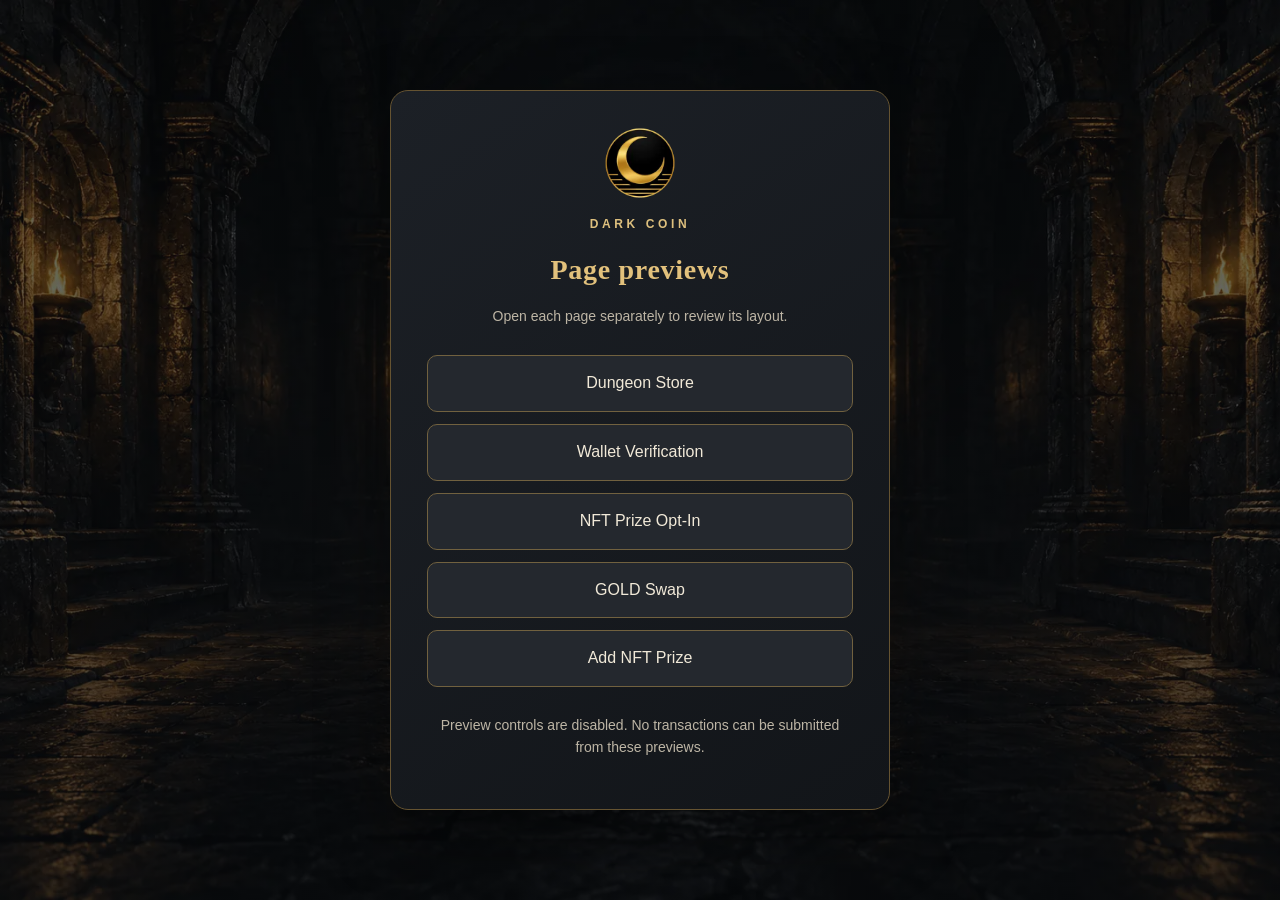
<file: preview.html>
<!doctype html><html lang="en"><head><meta charset="utf-8"><meta name="viewport" content="width=device-width,initial-scale=1"><title>Dark Coin · Page Previews</title><link rel="stylesheet" href="assets/darkcoin.css?v=20260928d"><style>*{box-sizing:border-box}body{margin:0;min-height:100vh;display:grid;place-items:center}.card{padding:36px;width:100%;max-width:500px;text-align:center}h1{font-size:28px}.links{display:grid;gap:12px;margin:28px 0}.links a{display:block;color:#f1e9d8;background:#24282e;border:1px solid #71613f;border-radius:10px;padding:15px;text-decoration:none}.links a:hover{border-color:#e2c17c}p{color:#bdb5a5;font-size:14px}</style></head><body><main class="card"><div class="dc-brand">DARK COIN</div><h1>Page previews</h1><p>Open each page separately to review its layout.</p><nav class="links"><a href="design/store.html">Dungeon Store</a><a href="verify/">Wallet Verification</a><a href="design/optin.html">NFT Prize Opt-In</a><a href="design/swap.html">GOLD Swap</a><a href="design/addNFT.html">Add NFT Prize</a></nav><p>Preview controls are disabled. No transactions can be submitted from these previews.</p></main></body></html>
</file>
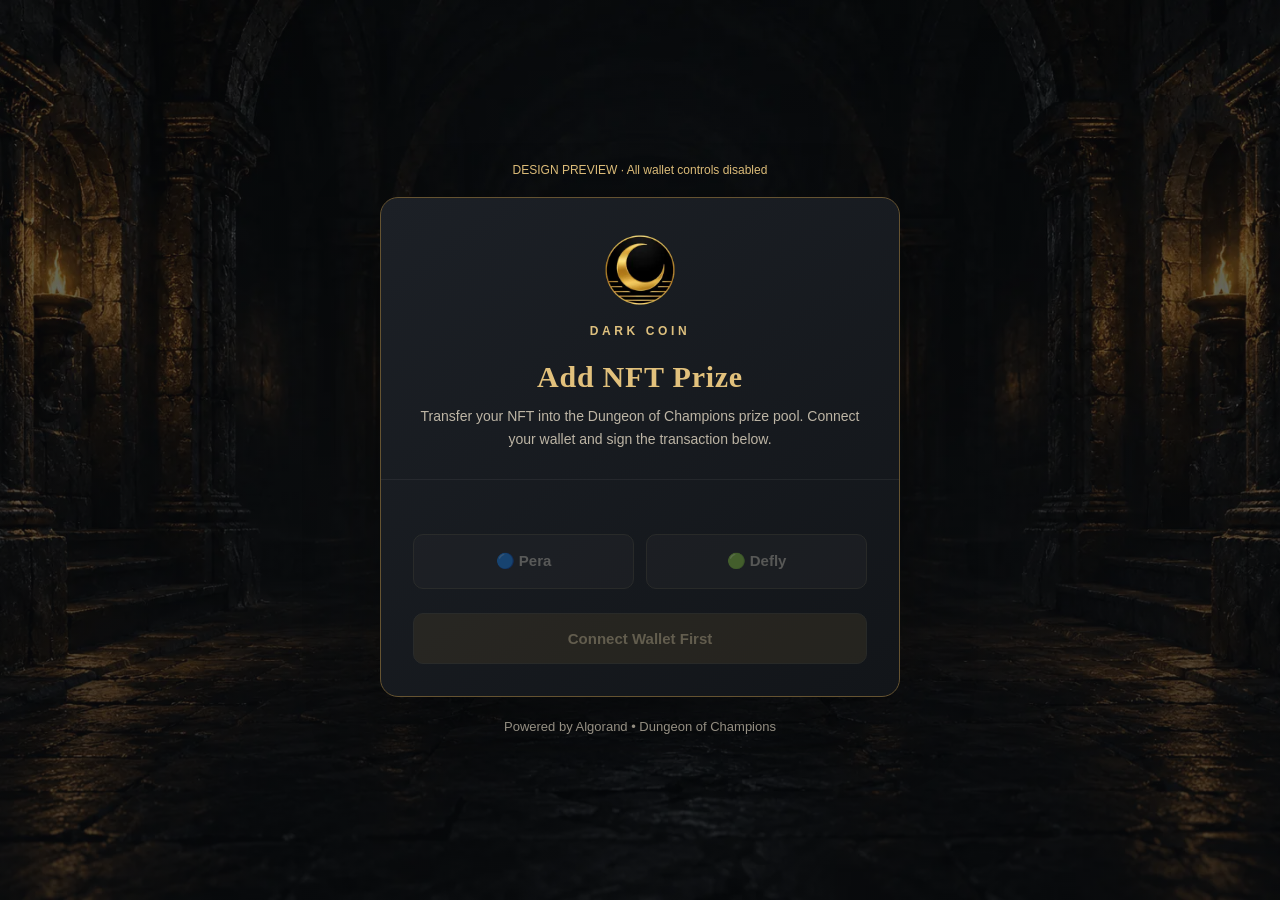
<file: design/addNFT.html>
<!DOCTYPE html>

<html lang="en">
<head>
<meta charset="utf-8"/>
<meta content="width=device-width, initial-scale=1.0" name="viewport"/>
<title>Dungeon of Champions — Add NFT Prize</title>
<link href="https://fonts.googleapis.com" rel="preconnect"/>
<link href="https://fonts.googleapis.com/css2?family=Cinzel:wght@600;800&amp;family=Inter:wght@400;500;600;700&amp;display=swap" rel="stylesheet"/>


<style>
:root{
  --bg:#090b10;
  --panel:#11151d;
  --panel2:#171c26;
  --border:#262e3f;
  --text:#eef2ff;
  --muted:#8f9bb7;

  --gold:#d9aa39;
  --gold2:#f3cb69;

  --green:#2ecc71;
  --red:#ff6b6b;

  --shadow:0 24px 80px rgba(0,0,0,.45);
}

*{
  box-sizing:border-box;
  margin:0;
  padding:0;
}

body{
  min-height:100vh;
  background:
    radial-gradient(circle at top right, rgba(217,170,57,.12), transparent 28%),
    radial-gradient(circle at bottom left, rgba(255,255,255,.03), transparent 24%),
    var(--bg);

  color:var(--text);
  font-family:'Inter',sans-serif;

  display:flex;
  align-items:center;
  justify-content:center;

  padding:24px;
}

body::before{
  content:'';
  position:fixed;
  inset:0;
  background-image:
    linear-gradient(rgba(255,255,255,.02) 1px, transparent 1px),
    linear-gradient(90deg, rgba(255,255,255,.02) 1px, transparent 1px);

  background-size:38px 38px;
  pointer-events:none;
}

.wrap{
  width:100%;
  max-width:560px;
  position:relative;
  z-index:1;
}

.card{
  background:linear-gradient(
    180deg,
    rgba(255,255,255,.03),
    rgba(255,255,255,.01)
  );

  border:1px solid var(--border);
  border-radius:24px;

  overflow:hidden;

  backdrop-filter:blur(14px);

  box-shadow:var(--shadow);
}

.hero{
  padding:36px 32px 28px;
  border-bottom:1px solid rgba(255,255,255,.06);

  background:
    linear-gradient(
      135deg,
      rgba(217,170,57,.14),
      rgba(217,170,57,.04)
    );
}

.hero-icon{
  width:72px;
  height:72px;

  border-radius:20px;

  display:flex;
  align-items:center;
  justify-content:center;

  font-size:34px;

  background:rgba(217,170,57,.12);
  border:1px solid rgba(217,170,57,.25);

  margin-bottom:18px;
}

.hero h1{
  font-family:'Cinzel',serif;
  font-size:30px;
  line-height:1.2;
  color:var(--gold2);
}

.hero p{
  margin-top:10px;
  color:var(--muted);
  line-height:1.6;
  font-size:15px;
}

.content{
  padding:28px 32px 32px;
}

.status{
  display:none;

  padding:14px 16px;
  border-radius:16px;

  margin-bottom:20px;

  font-size:14px;
  line-height:1.6;
}

.status.show{
  display:block;
}

.status.info{
  background:rgba(90,140,255,.10);
  border:1px solid rgba(90,140,255,.25);
  color:#b7caff;
}

.status.success{
  background:rgba(46,204,113,.10);
  border:1px solid rgba(46,204,113,.25);
  color:#9af0bf;
}

.status.error{
  background:rgba(255,107,107,.10);
  border:1px solid rgba(255,107,107,.25);
  color:#ffbcbc;
}

.status.loading{
  background:rgba(217,170,57,.10);
  border:1px solid rgba(217,170,57,.25);
  color:#f7d988;
}

.grid{
  display:grid;
  gap:14px;
  margin-bottom:26px;
}

.info{
  background:var(--panel);
  border:1px solid var(--border);
  border-radius:18px;
  padding:16px;
}

.label{
  font-size:11px;
  letter-spacing:.12em;
  text-transform:uppercase;
  color:var(--muted);
  margin-bottom:8px;
  font-weight:700;
}

.value{
  color:var(--text);
  word-break:break-word;
  line-height:1.5;
}

.value.name{
  font-size:20px;
  font-weight:700;
  color:var(--gold2);
}

.wallet{
  display:none;

  align-items:center;
  gap:10px;

  background:rgba(46,204,113,.08);
  border:1px solid rgba(46,204,113,.2);

  padding:12px 16px;
  border-radius:16px;

  margin-bottom:22px;
}

.wallet.show{
  display:flex;
}

.wallet-dot{
  width:10px;
  height:10px;
  border-radius:50%;
  background:var(--green);
}

.wallet span{
  color:#bff7d2;
  font-size:14px;
}

.wallet-buttons{
  display:flex;
  gap:12px;
  margin-bottom:14px;
}

.btn{
  border:none;
  outline:none;

  cursor:pointer;

  transition:.2s ease;

  border-radius:18px;

  font-weight:700;
  font-size:15px;

  padding:16px 18px;
}

.btn:disabled{
  opacity:.45;
  cursor:not-allowed;
}

.btn-wallet{
  flex:1;

  background:var(--panel2);
  color:var(--text);

  border:1px solid var(--border);
}

.btn-wallet:hover:not(:disabled){
  transform:translateY(-1px);
  border-color:rgba(217,170,57,.35);
}

.btn-wallet.active{
  border-color:rgba(46,204,113,.4);
  color:#bff7d2;
  background:rgba(46,204,113,.08);
}

.btn-send{
  width:100%;

  background:linear-gradient(
    135deg,
    #b7861f,
    #e0ba5c
  );

  color:#1d1405;

  box-shadow:
    0 10px 32px rgba(217,170,57,.24);

  margin-top:10px;
}

.btn-send:hover:not(:disabled){
  transform:translateY(-1px);
}

.btn-send.success{
  background:linear-gradient(
    135deg,
    #1f8f52,
    #38d67a
  );

  color:white;
}

.tx-link{
  display:none;
  margin-top:18px;

  text-align:center;
  color:var(--gold2);

  text-decoration:none;
  font-weight:600;
}

.tx-link:hover{
  text-decoration:underline;
}

.footer{
  margin-top:20px;
  text-align:center;
  color:rgba(255,255,255,.35);
  font-size:13px;
}

.spinner{
  width:14px;
  height:14px;
  border-radius:50%;

  border:2px solid rgba(255,255,255,.2);
  border-top-color:currentColor;

  display:inline-block;

  animation:spin .7s linear infinite;

  margin-right:8px;
  vertical-align:-2px;
}

@keyframes spin{
  to{
    transform:rotate(360deg);
  }
}
</style>
<link href="../assets/darkcoin.css?v=20260928d" rel="stylesheet"/>
</head>
<body>
<div class="wrap"><p style="text-align:center;color:#e2c17c;font:12px Arial;margin:0 0 20px">DESIGN PREVIEW · All wallet controls disabled</p>
<div class="card">
<div class="hero">
<div class="dc-brand">DARK COIN</div>
<div class="hero-icon">🏆</div>
<h1>Add NFT Prize</h1>
<p>
        Transfer your NFT into the Dungeon of Champions prize pool.
        Connect your wallet and sign the transaction below.
      </p>
</div>
<div class="content">
<div class="status loading show" id="status" style="display:none">
<span id="status-text">
<span class="spinner"></span>
          Loading prize data...
        </span>
</div>
<div class="wallet" id="wallet-badge" style="display:none">
<div class="wallet-dot"></div>
<span id="wallet-addr">Wallet Connected</span>
</div>
<div class="grid" id="info-grid"></div>
<div class="wallet-buttons">
<button class="btn btn-wallet" disabled="" id="btn-pera" type="button">
          🔵 Pera
        </button>
<button class="btn btn-wallet" disabled="" id="btn-defly" type="button">
          🟢 Defly
        </button>
</div>
<button class="btn btn-send" disabled="" id="btn-send" type="button">
        Connect Wallet First
      </button>
<a class="tx-link" href="#" id="tx-link" rel="noopener" target="_blank">
        View Transaction ↗
      </a>
</div>
</div>
<div class="footer">
    Powered by Algorand • Dungeon of Champions
  </div>
</div>

</body>
</html>
</file>
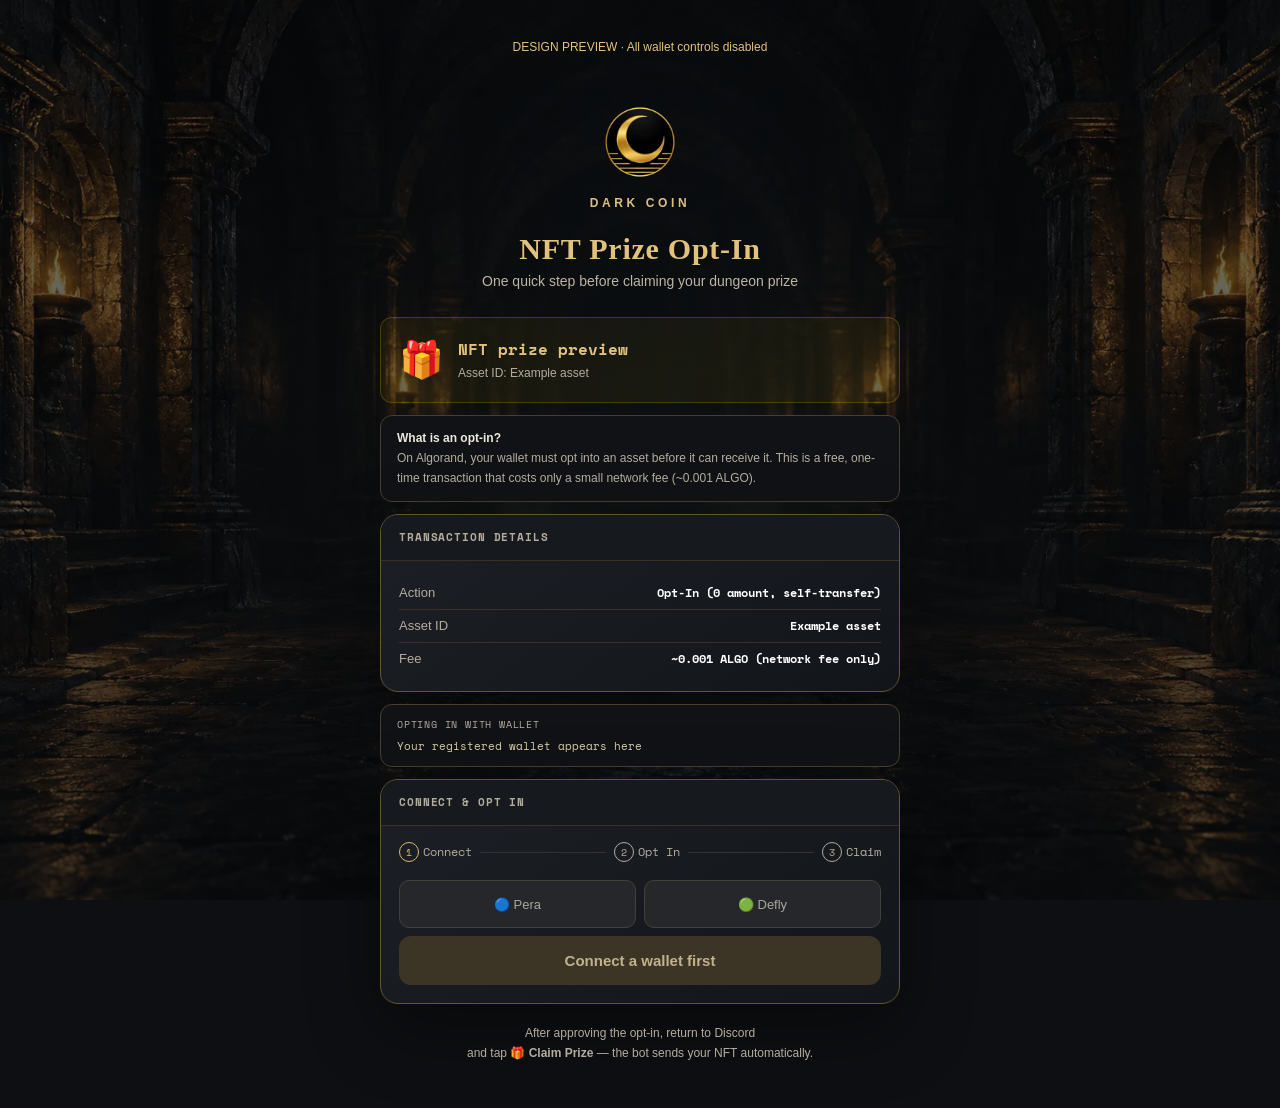
<file: design/optin.html>
<!DOCTYPE html>

<html lang="en">
<head>
<meta charset="utf-8"/>
<meta content="width=device-width, initial-scale=1.0" name="viewport"/>
<title>NFT Prize Opt-In</title>
<link href="https://fonts.googleapis.com/css2?family=Space+Mono:wght@400;700&amp;family=DM+Sans:wght@400;500;600&amp;display=swap" rel="stylesheet"/>


<style>
    :root {
      --bg:      #080b14; --surface: #0e1220; --border:  #1e2640;
      --border2: #2a3560; --text:    #c8d0e8; --muted:   #5a6480;
      --accent:  #7b5cf0; --success: #22c97a; --warn:    #f5a623;
      --gold:    #FFD700;
      --mono:    'Space Mono', monospace; --sans: 'DM Sans', sans-serif;
    }
    * { margin:0; padding:0; box-sizing:border-box; }
    body {
      font-family: var(--sans); background: var(--bg); color: var(--text);
      min-height: 100vh; display: flex; align-items: flex-start;
      justify-content: center; padding: 24px 16px 48px;
    }
    body::before {
      content:''; position:fixed; inset:0; pointer-events:none; z-index:0;
      background-image:
        linear-gradient(rgba(255,215,0,.03) 1px, transparent 1px),
        linear-gradient(90deg, rgba(255,215,0,.03) 1px, transparent 1px);
      background-size: 40px 40px;
    }
    .wrap { position:relative; z-index:1; width:100%; max-width:440px; }

    .header { text-align:center; padding:32px 0 24px; }
    .logo-ring {
      display:inline-flex; align-items:center; justify-content:center;
      width:64px; height:64px; border-radius:50%;
      border:1.5px solid rgba(255,215,0,.4); background:var(--surface);
      font-size:32px; margin-bottom:14px;
      box-shadow:0 0 32px rgba(255,215,0,.15);
    }
    .header h1 { font-family:var(--mono); font-size:18px; font-weight:700; color:#fff; }
    .header p  { font-size:13px; color:var(--muted); margin-top:4px; }

    .card { background:var(--surface); border:1px solid var(--border); border-radius:16px; overflow:hidden; margin-bottom:12px; }
    .card-header { display:flex; align-items:center; justify-content:space-between; padding:14px 18px; border-bottom:1px solid var(--border); }
    .card-title  { font-family:var(--mono); font-size:11px; font-weight:700; color:var(--muted); text-transform:uppercase; letter-spacing:1px; }
    .card-body   { padding:16px 18px; }

    .asset-row {
      display:flex; align-items:center; gap:14px;
      padding:14px 18px; background:rgba(255,215,0,.05);
      border:1px solid rgba(255,215,0,.2); border-radius:12px;
      margin-bottom:12px;
    }
    .asset-icon  { font-size:36px; }
    .asset-name  { font-family:var(--mono); font-size:16px; font-weight:700; color:var(--gold); }
    .asset-id    { font-size:12px; color:var(--muted); margin-top:3px; }

    .detail-row { display:flex; justify-content:space-between; align-items:center;
                  padding:6px 0; border-bottom:1px solid var(--border); font-size:13px; }
    .detail-row:last-child { border-bottom:none; }
    .detail-row .label { color:var(--muted); }
    .detail-row .value { color:#fff; font-weight:600; font-family:var(--mono); font-size:12px; }

    .addr-card { background:var(--surface); border:1px solid var(--border); border-radius:12px; padding:12px 16px; margin-bottom:12px; }
    .addr-label { font-size:10px; font-family:var(--mono); text-transform:uppercase; letter-spacing:.8px; color:var(--muted); margin-bottom:5px; }
    .addr-value { font-family:var(--mono); font-size:11px; color:#8899cc; word-break:break-all; line-height:1.5; }

    .action-section { padding:4px 18px 18px; display:flex; flex-direction:column; gap:8px; }
    .sign-btn {
      width:100%; padding:16px; border-radius:12px; border:none;
      font-family:var(--sans); font-size:15px; font-weight:600;
      background:var(--accent); color:#fff; cursor:pointer;
      box-shadow:0 4px 20px rgba(123,92,240,.3); transition:all .2s ease;
    }
    .sign-btn:hover:not(:disabled) { transform:translateY(-1px); box-shadow:0 6px 28px rgba(123,92,240,.4); }
    .sign-btn:disabled { background:var(--border); color:var(--muted); cursor:not-allowed; box-shadow:none; }
    .sign-btn.success { background:var(--success); box-shadow:0 4px 20px rgba(34,201,122,.3); }

    .wallet-row { display:flex; gap:8px; }
    .wallet-btn {
      flex:1; padding:11px; border-radius:10px; border:1px solid var(--border2);
      background:var(--bg); color:var(--text); font-family:var(--sans);
      font-size:13px; font-weight:500; cursor:pointer; transition:all .15s;
    }
    .wallet-btn:hover { border-color:var(--accent); color:var(--accent); }
    .wallet-btn.active { border-color:var(--success); color:var(--success); background:rgba(34,201,122,.06); }

    .status-box { padding:14px 18px; border-radius:12px; border:1px solid; font-size:13px; margin-bottom:12px; line-height:1.6; }
    .status-info    { background:rgba(123,92,240,.08); border-color:rgba(123,92,240,.3); color:#b39dff; }
    .status-success { background:rgba(34,201,122,.08);  border-color:rgba(34,201,122,.3);  color:var(--success); }
    .status-error   { background:rgba(255,80,80,.08);   border-color:rgba(255,80,80,.3);   color:#ff8080; }
    .status-warn    { background:rgba(245,166,35,.08);  border-color:rgba(245,166,35,.3);  color:var(--warn); }

    .step-indicator { display:flex; align-items:center; gap:8px; padding:16px 18px 14px; font-size:12px; color:var(--muted); font-family:var(--mono); }
    .step { display:flex; align-items:center; gap:4px; }
    .step-num { width:20px; height:20px; border-radius:50%; border:1px solid; display:flex; align-items:center; justify-content:center; font-size:10px; }
    .step.done .step-num   { border-color:var(--success); color:var(--success); }
    .step.active .step-num { border-color:var(--accent);  color:var(--accent);  }
    .step.pending .step-num { border-color:var(--muted); }
    .step-line { flex:1; height:1px; background:var(--border); }

    .help { text-align:center; font-size:12px; color:var(--muted); padding:8px 0 4px; line-height:1.7; }
    #main-content { display:none; }

    .what-is-optin {
      background:rgba(255,215,0,.04); border:1px solid rgba(255,215,0,.15);
      border-radius:10px; padding:12px 16px; margin-bottom:12px;
      font-size:12px; color:var(--muted); line-height:1.7;
    }
    .what-is-optin strong { color:var(--text); }
  </style>
<link href="../assets/darkcoin.css?v=20260928d" rel="stylesheet"/>
</head>
<body>
<div class="wrap"><p style="text-align:center;color:#e2c17c;font:12px Arial;margin:0 0 20px">DESIGN PREVIEW · All wallet controls disabled</p>
<div class="header">
<div class="dc-brand">DARK COIN</div>
<div class="logo-ring">🏆</div>
<h1>NFT Prize Opt-In</h1>
<p>One quick step before claiming your dungeon prize</p>
</div>
<div class="status-box status-info" id="status-box" style="display:none">Loading asset details…</div>
<div id="main-content" style="display:block">
<!-- Asset summary -->
<div class="asset-row">
<div class="asset-icon">🎁</div>
<div>
<div class="asset-name" id="asset-name">NFT prize preview</div>
<div class="asset-id">Asset ID: <span id="asset-id-display">Example asset</span></div>
</div>
</div>
<div class="what-is-optin">
<strong>What is an opt-in?</strong><br/>
      On Algorand, your wallet must opt into an asset before it can receive it.
      This is a free, one-time transaction that costs only a small network fee (~0.001 ALGO).
    </div>
<div class="card">
<div class="card-header"><span class="card-title">Transaction Details</span></div>
<div class="card-body">
<div class="detail-row">
<span class="label">Action</span>
<span class="value">Opt-In (0 amount, self-transfer)</span>
</div>
<div class="detail-row">
<span class="label">Asset ID</span>
<span class="value" id="detail-assetid">Example asset</span>
</div>
<div class="detail-row">
<span class="label">Fee</span>
<span class="value">~0.001 ALGO (network fee only)</span>
</div>
</div>
</div>
<div class="addr-card">
<div class="addr-label">Opting in with wallet</div>
<div class="addr-value" id="addr-display">Your registered wallet appears here</div>
</div>
<div class="card">
<div class="card-header"><span class="card-title">Connect &amp; Opt In</span></div>
<div class="step-indicator">
<div class="step active" id="step-connect">
<div class="step-num">1</div>
<span>Connect</span>
</div>
<div class="step-line"></div>
<div class="step pending" id="step-sign">
<div class="step-num">2</div>
<span>Opt In</span>
</div>
<div class="step-line"></div>
<div class="step pending" id="step-done">
<div class="step-num">3</div>
<span>Claim</span>
</div>
</div>
<div class="action-section">
<div class="wallet-row">
<button class="wallet-btn" disabled="" id="btn-pera" type="button">🔵 Pera</button>
<button class="wallet-btn" disabled="" id="btn-defly" type="button">🟢 Defly</button>
</div>
<button class="sign-btn" disabled="" id="sign-btn" type="button">
          Connect a wallet first
        </button>
</div>
</div>
<p class="help">
      After approving the opt-in, return to Discord<br/>
      and tap <strong>🎁 Claim Prize</strong> — the bot sends your NFT automatically.
    </p>
</div>
</div>

</body>
</html>
</file>
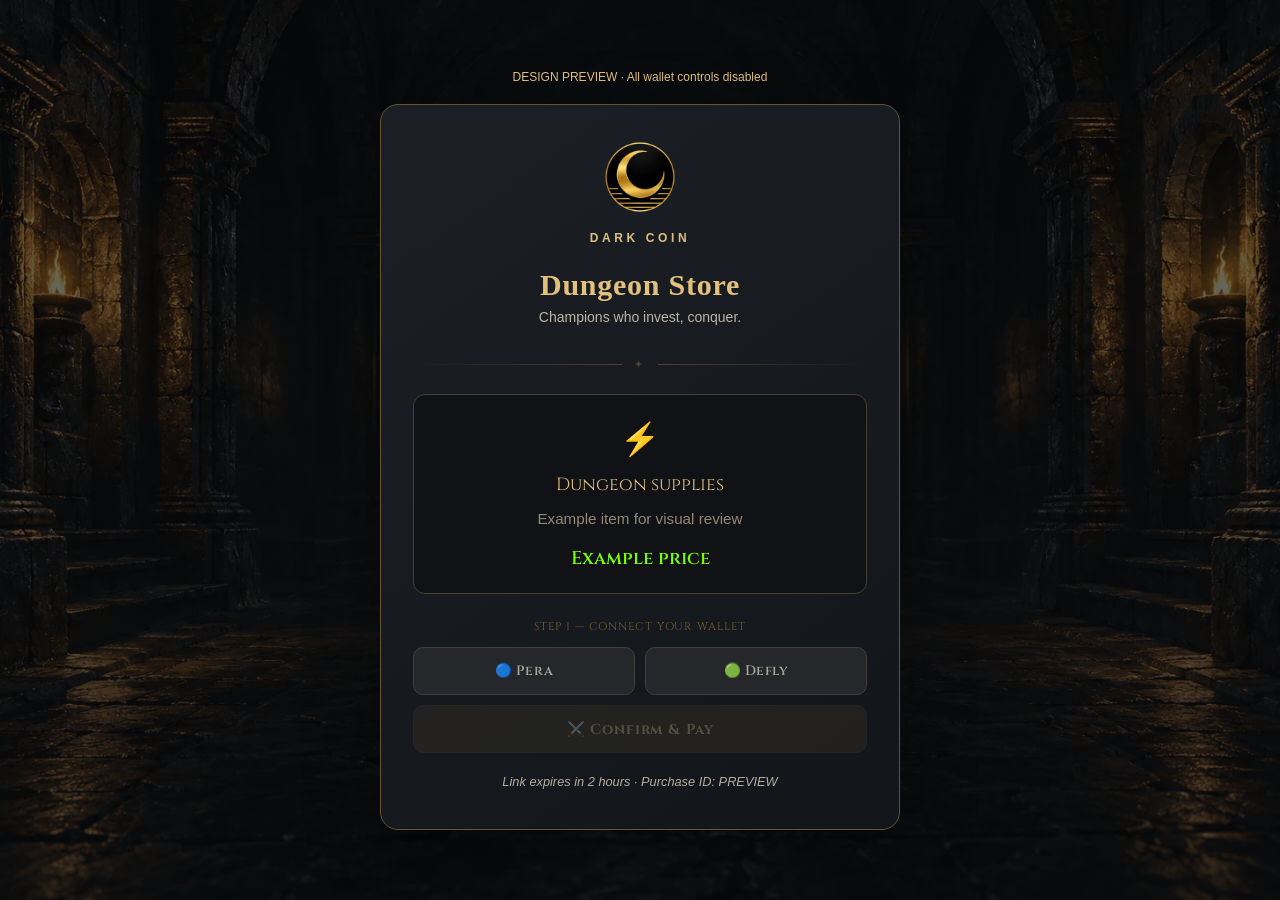
<file: design/store.html>
<!DOCTYPE html>

<html lang="en">
<head>
<meta charset="utf-8"/>
<meta content="width=device-width, initial-scale=1.0" name="viewport"/>
<title>⚔️ Dungeon Store</title>
<link href="https://fonts.googleapis.com" rel="preconnect"/>
<link href="https://fonts.googleapis.com/css2?family=Cinzel:wght@400;600;700&amp;family=Crimson+Text:ital,wght@0,400;0,600;1,400&amp;display=swap" rel="stylesheet"/>


<style>
    :root {
      --blood:    #8B0000;
      --ember:    #c0392b;
      --gold:     #d4a942;
      --gold-dim: #9a7a2a;
      --parchment:#e8d8b0;
      --stone:    #1a1410;
      --slate:    #221a14;
      --shadow:   #0d0a07;
      --success:  #2d6a2d;
    }

    *, *::before, *::after { box-sizing: border-box; margin: 0; padding: 0; }

    body {
      background-color: var(--shadow);
      background-image:
        radial-gradient(ellipse 80% 60% at 50% 0%, rgba(139,0,0,0.18) 0%, transparent 70%),
        url("data:image/svg+xml,%3Csvg xmlns='http://www.w3.org/2000/svg' width='80' height='80'%3E%3Cfilter id='n'%3E%3CfeTurbulence type='fractalNoise' baseFrequency='0.9' numOctaves='4' stitchTiles='stitch'/%3E%3CfeColorMatrix type='saturate' values='0'/%3E%3C/filter%3E%3Crect width='80' height='80' filter='url(%23n)' opacity='0.04'/%3E%3C/svg%3E");
      min-height: 100vh;
      display: flex;
      align-items: center;
      justify-content: center;
      font-family: 'Crimson Text', Georgia, serif;
      color: var(--parchment);
      padding: 24px 16px;
    }

    .frame {
      position: relative;
      width: 100%;
      max-width: 460px;
    }

    .frame::before, .frame::after {
      content: '';
      position: absolute;
      width: 40px; height: 40px;
      border-color: var(--gold-dim);
      border-style: solid;
      opacity: 0.6;
    }
    .frame::before { top: -4px; left: -4px; border-width: 2px 0 0 2px; }
    .frame::after  { bottom: -4px; right: -4px; border-width: 0 2px 2px 0; }

    .card {
      background: linear-gradient(160deg, var(--slate) 0%, var(--stone) 100%);
      border: 1px solid rgba(212,169,66,0.25);
      border-radius: 4px;
      padding: 36px 32px;
      position: relative;
      overflow: hidden;
    }

    .card::before {
      content: '';
      position: absolute;
      inset: 0;
      background: radial-gradient(ellipse 70% 40% at 50% 0%, rgba(192,57,43,0.10) 0%, transparent 70%);
      pointer-events: none;
    }

    .header { text-align: center; margin-bottom: 28px; }

    .sigil {
      font-size: 2.4rem;
      line-height: 1;
      display: block;
      margin-bottom: 10px;
      animation: breathe 4s ease-in-out infinite;
    }

    @keyframes breathe {
      0%, 100% { filter: drop-shadow(0 0 10px rgba(192,57,43,0.5)); }
      50%       { filter: drop-shadow(0 0 20px rgba(212,169,66,0.7)); }
    }

    h1 {
      font-family: 'Cinzel', serif;
      font-size: 1.5rem;
      font-weight: 700;
      color: var(--gold);
      letter-spacing: 0.08em;
      text-transform: uppercase;
    }

    .subtitle {
      font-style: italic;
      color: rgba(232,216,176,0.5);
      font-size: 0.95rem;
      margin-top: 4px;
    }

    .divider {
      display: flex;
      align-items: center;
      gap: 12px;
      margin: 20px 0;
      opacity: 0.4;
    }
    .divider::before, .divider::after {
      content: ''; flex: 1; height: 1px;
    }
    .divider::before { background: linear-gradient(to right, transparent, var(--gold-dim)); }
    .divider::after  { background: linear-gradient(to left,  transparent, var(--gold-dim)); }
    .divider span { font-family: 'Cinzel', serif; font-size: 0.7rem; color: var(--gold-dim); letter-spacing: 0.2em; }

    /* Loading */
    #loading { text-align: center; padding: 32px 0; }
    .spinner {
      width: 36px; height: 36px;
      border: 3px solid rgba(212,169,66,0.15);
      border-top-color: var(--gold-dim);
      border-radius: 50%;
      animation: spin 1s linear infinite;
      margin: 0 auto 14px;
    }
    @keyframes spin { to { transform: rotate(360deg); } }
    .loading-text { color: rgba(232,216,176,0.45); font-style: italic; font-size: 1rem; }

    /* Item card */
    .item-card {
      background: rgba(0,0,0,0.3);
      border: 1px solid rgba(212,169,66,0.2);
      border-radius: 3px;
      padding: 20px;
      margin-bottom: 24px;
      text-align: center;
    }
    .item-emoji { font-size: 2rem; display: block; margin-bottom: 8px; }
    .item-name  { font-family: 'Cinzel', serif; font-size: 1.1rem; color: var(--gold); margin-bottom: 6px; }
    .item-desc  { color: rgba(232,216,176,0.6); font-size: 0.95rem; line-height: 1.5; margin-bottom: 14px; }
    .item-price { font-family: 'Cinzel', serif; font-size: 1.15rem; color: #7cfc00; font-weight: 600; }

    /* Step label */
    .step-label {
      font-family: 'Cinzel', serif;
      font-size: 0.7rem;
      letter-spacing: 0.15em;
      text-transform: uppercase;
      color: rgba(212,169,66,0.5);
      margin-bottom: 12px;
      text-align: center;
    }

    /* Wallet address display */
    .wallet-addr {
      text-align: center;
      font-size: 0.75rem;
      color: rgba(232,216,176,0.35);
      word-break: break-all;
      margin: 10px 0 6px;
      font-style: italic;
    }
    .wallet-addr.connected { color: rgba(124,252,0,0.6); }

    /* Wallet buttons */
    .wallet-row { display: flex; gap: 10px; margin-bottom: 10px; }
    .wallet-btn {
      flex: 1;
      padding: 13px 12px;
      border-radius: 3px;
      border: 1px solid rgba(212,169,66,0.2);
      background: rgba(0,0,0,0.35);
      color: var(--parchment);
      font-family: 'Cinzel', serif;
      font-size: 0.85rem;
      font-weight: 600;
      letter-spacing: 0.04em;
      cursor: pointer;
      transition: all 0.2s ease;
    }
    .wallet-btn:hover  { border-color: var(--gold); }
    .wallet-btn.active { border-color: #7cfc00; color: #b7ff9d; background: rgba(124,252,0,0.08); }

    /* Pay button */
    .btn {
      display: block;
      width: 100%;
      padding: 13px 20px;
      border: none;
      border-radius: 3px;
      font-family: 'Cinzel', serif;
      font-size: 0.9rem;
      font-weight: 600;
      letter-spacing: 0.06em;
      cursor: pointer;
      transition: all 0.2s ease;
      position: relative;
      overflow: hidden;
      margin-bottom: 10px;
    }
    .btn:disabled { opacity: 0.35; cursor: not-allowed; }
    .btn:active:not(:disabled) { transform: translateY(1px); }

    .btn-pay {
      background: linear-gradient(135deg, #3a1500, #5a1a00);
      border: 1px solid rgba(212,169,66,0.5);
      color: var(--gold);
    }
    .btn-pay:hover:not(:disabled) {
      border-color: var(--gold);
      box-shadow: 0 0 16px rgba(212,169,66,0.25);
    }

    /* Status box */
    .status {
      border-radius: 3px;
      padding: 14px 16px;
      font-size: 0.9rem;
      line-height: 1.6;
      margin-top: 14px;
      border: 1px solid transparent;
      display: none;
    }
    .status.show { display: block; animation: fadeIn 0.3s ease; }
    @keyframes fadeIn { from { opacity: 0; transform: translateY(4px); } to { opacity: 1; transform: none; } }

    .status-info    { background: rgba(30,60,100,0.4);  border-color: rgba(60,120,200,0.3);  color: #a8c8ff; }
    .status-success { background: rgba(20,70,20,0.5);   border-color: rgba(80,160,80,0.4);   color: #a8ffa8; }
    .status-error   { background: rgba(100,10,10,0.5);  border-color: rgba(180,40,40,0.4);   color: #ffb0b0; }
    .status-warn    { background: rgba(100,60,0,0.4);   border-color: rgba(180,120,0,0.3);   color: #ffd88a; }

    .status a    { color: inherit; text-decoration: underline; text-decoration-style: dotted; }
    .status code { font-family: monospace; font-size: 0.82rem; background: rgba(0,0,0,0.3); padding: 1px 4px; border-radius: 2px; word-break: break-all; }

    .footer-note {
      text-align: center;
      font-size: 0.8rem;
      color: rgba(232,216,176,0.25);
      font-style: italic;
      margin-top: 18px;
    }
  </style>
<link href="../assets/darkcoin.css?v=20260928d" rel="stylesheet"/>
</head>
<body>
<div class="frame"><p style="text-align:center;color:#e2c17c;font:12px Arial;margin:0 0 20px">DESIGN PREVIEW · All wallet controls disabled</p>
<div class="card">
<div class="header">
<div class="dc-brand">DARK COIN</div>
<span class="sigil">⚔️</span>
<h1>Dungeon Store</h1>
<p class="subtitle">Champions who invest, conquer.</p>
</div>
<div class="divider"><span>✦</span></div>
<div id="loading" style="display:none">
<div class="spinner"></div>
<p class="loading-text">Retrieving your purchase scroll…</p>
</div>
<div id="main" style="display:block">
<div class="item-card">
<span class="item-emoji" id="itemEmoji">⚡</span>
<div class="item-name" id="itemName">Dungeon supplies</div>
<div class="item-desc" id="itemDesc">Example item for visual review</div>
<div class="item-price" id="itemPrice">Example price</div>
</div>
<p class="step-label" id="stepLabel">Step 1 — Connect your wallet</p>
<div class="wallet-row">
<button class="wallet-btn" disabled="" id="btn-pera" type="button">🔵 Pera</button>
<button class="wallet-btn" disabled="" id="btn-defly" type="button">🟢 Defly</button>
</div>
<div class="wallet-addr" id="walletAddr"></div>
<button class="btn btn-pay" disabled="" id="btnPay" style="display:block" type="button">
        ⚔️ Confirm &amp; Pay
      </button>
<div class="status" id="status" style="display:none"></div>
<p class="footer-note">
        Link expires in 2 hours · Purchase ID: <span id="pidLabel">PREVIEW</span>
</p>
</div>
</div>
</div>

</body>
</html>
</file>
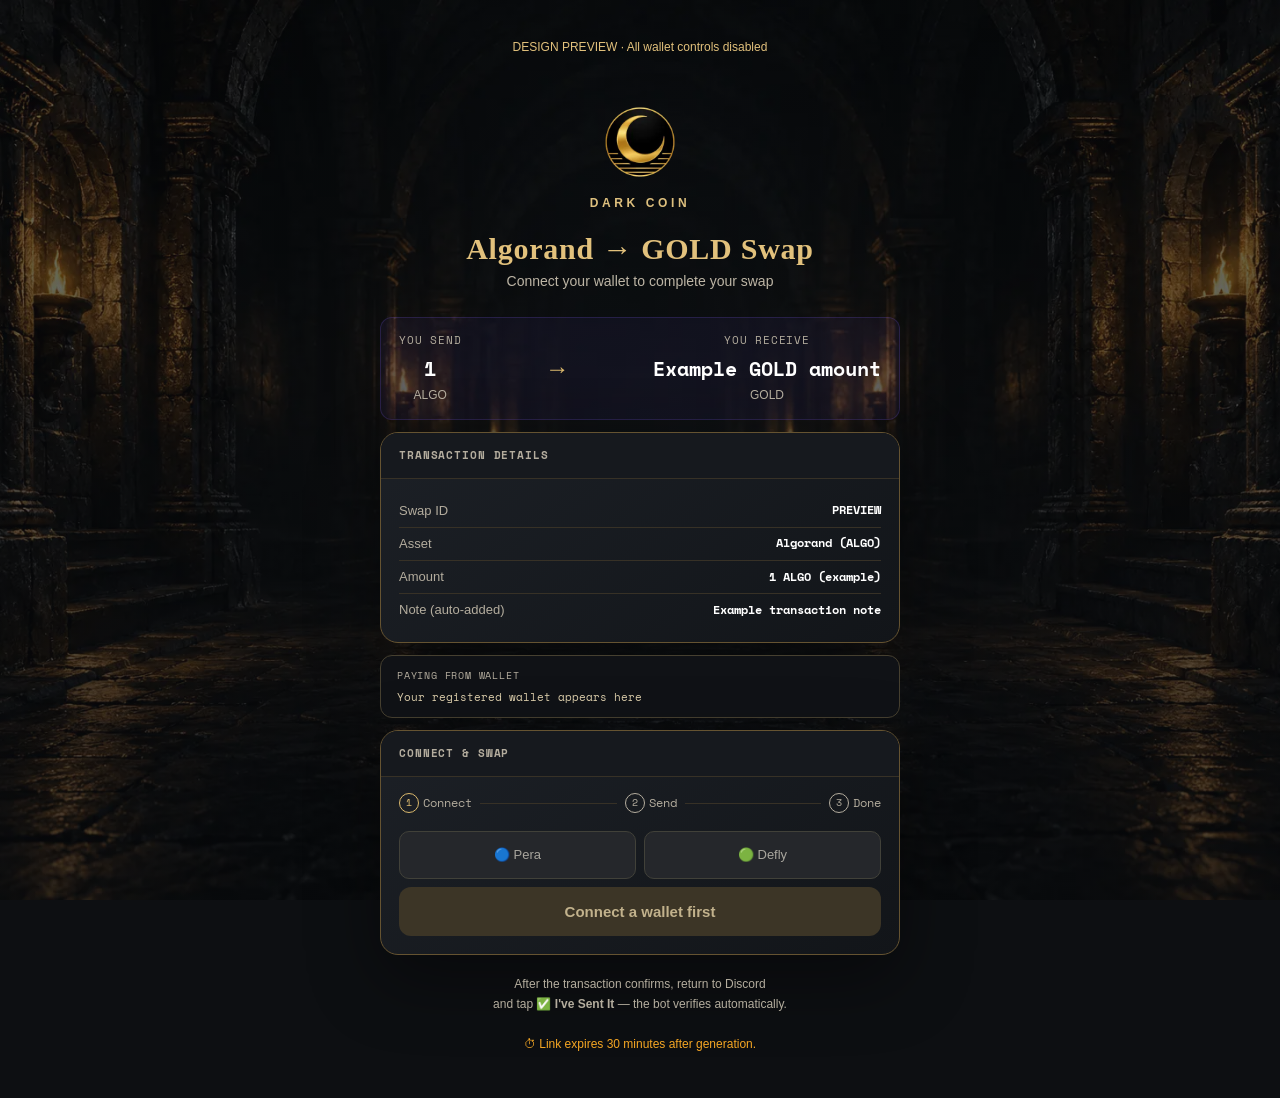
<file: design/swap.html>
<!DOCTYPE html>

<html lang="en">
<head>
<meta charset="utf-8"/>
<meta content="width=device-width, initial-scale=1.0" name="viewport"/>
<title>Algorand → GOLD Swap</title>
<link href="https://fonts.googleapis.com/css2?family=Space+Mono:wght@400;700&amp;family=DM+Sans:wght@400;500;600&amp;display=swap" rel="stylesheet"/>

<!-- Copy vendor-bundle.js from your puffin-swap-redirect project into the same folder -->

<style>
    :root {
      --bg:      #080b14; --surface: #0e1220; --border:  #1e2640;
      --border2: #2a3560; --text:    #c8d0e8; --muted:   #5a6480;
      --accent:  #7b5cf0; --success: #22c97a; --warn:    #f5a623;
      --mono:    'Space Mono', monospace; --sans: 'DM Sans', sans-serif;
    }
    * { margin:0; padding:0; box-sizing:border-box; }
    body {
      font-family: var(--sans); background: var(--bg); color: var(--text);
      min-height: 100vh; display: flex; align-items: flex-start;
      justify-content: center; padding: 24px 16px 48px;
    }
    body::before {
      content:''; position:fixed; inset:0; pointer-events:none; z-index:0;
      background-image:
        linear-gradient(rgba(123,92,240,.04) 1px, transparent 1px),
        linear-gradient(90deg, rgba(123,92,240,.04) 1px, transparent 1px);
      background-size: 40px 40px;
    }
    .wrap { position:relative; z-index:1; width:100%; max-width:440px; }

    .header { text-align:center; padding:32px 0 24px; }
    .logo-ring {
      display:inline-flex; align-items:center; justify-content:center;
      width:64px; height:64px; border-radius:50%;
      border:1.5px solid var(--border2); background:var(--surface);
      font-size:32px; margin-bottom:14px;
      box-shadow:0 0 32px rgba(123,92,240,.18);
    }
    .header h1 { font-family:var(--mono); font-size:18px; font-weight:700; color:#fff; }
    .header p  { font-size:13px; color:var(--muted); margin-top:4px; }

    .card { background:var(--surface); border:1px solid var(--border); border-radius:16px; overflow:hidden; margin-bottom:12px; }
    .card-header { display:flex; align-items:center; justify-content:space-between; padding:14px 18px; border-bottom:1px solid var(--border); }
    .card-title  { font-family:var(--mono); font-size:11px; font-weight:700; color:var(--muted); text-transform:uppercase; letter-spacing:1px; }
    .card-body   { padding:16px 18px; }

    .swap-row {
      display:flex; align-items:center; justify-content:space-between;
      padding:14px 18px; background:rgba(123,92,240,.06);
      border:1px solid rgba(123,92,240,.2); border-radius:12px;
      margin-bottom:12px;
    }
    .swap-side { text-align:center; }
    .swap-label { font-size:11px; font-family:var(--mono); text-transform:uppercase;
                  letter-spacing:.8px; color:var(--muted); margin-bottom:4px; }
    .swap-amount { font-family:var(--mono); font-size:20px; font-weight:700; color:#fff; }
    .swap-coin   { font-size:12px; color:var(--muted); margin-top:2px; }
    .swap-arrow  { font-size:24px; color:var(--accent); }

    .detail-row { display:flex; justify-content:space-between; align-items:center;
                  padding:6px 0; border-bottom:1px solid var(--border); font-size:13px; }
    .detail-row:last-child { border-bottom:none; }
    .detail-row .label { color:var(--muted); }
    .detail-row .value { color:#fff; font-weight:600; font-family:var(--mono); font-size:12px; }

    .addr-card { background:var(--surface); border:1px solid var(--border); border-radius:12px; padding:12px 16px; margin-bottom:12px; }
    .addr-label { font-size:10px; font-family:var(--mono); text-transform:uppercase; letter-spacing:.8px; color:var(--muted); margin-bottom:5px; }
    .addr-value { font-family:var(--mono); font-size:11px; color:#8899cc; word-break:break-all; line-height:1.5; }

    .action-section { padding:4px 18px 18px; display:flex; flex-direction:column; gap:8px; }
    .sign-btn {
      width:100%; padding:16px; border-radius:12px; border:none;
      font-family:var(--sans); font-size:15px; font-weight:600;
      background:var(--accent); color:#fff; cursor:pointer;
      box-shadow:0 4px 20px rgba(123,92,240,.3); transition:all .2s ease;
    }
    .sign-btn:hover:not(:disabled) { transform:translateY(-1px); box-shadow:0 6px 28px rgba(123,92,240,.4); }
    .sign-btn:disabled { background:var(--border); color:var(--muted); cursor:not-allowed; box-shadow:none; }
    .sign-btn.success { background:var(--success); box-shadow:0 4px 20px rgba(34,201,122,.3); }

    .wallet-row { display:flex; gap:8px; }
    .wallet-btn {
      flex:1; padding:11px; border-radius:10px; border:1px solid var(--border2);
      background:var(--bg); color:var(--text); font-family:var(--sans);
      font-size:13px; font-weight:500; cursor:pointer; transition:all .15s;
    }
    .wallet-btn:hover { border-color:var(--accent); color:var(--accent); }
    .wallet-btn.active { border-color:var(--success); color:var(--success); background:rgba(34,201,122,.06); }

    .status-box { padding:14px 18px; border-radius:12px; border:1px solid; font-size:13px; margin-bottom:12px; line-height:1.6; }
    .status-info    { background:rgba(123,92,240,.08); border-color:rgba(123,92,240,.3); color:#b39dff; }
    .status-success { background:rgba(34,201,122,.08);  border-color:rgba(34,201,122,.3);  color:var(--success); }
    .status-error   { background:rgba(255,80,80,.08);   border-color:rgba(255,80,80,.3);   color:#ff8080; }
    .status-warn    { background:rgba(245,166,35,.08);  border-color:rgba(245,166,35,.3);  color:var(--warn); }

    .step-indicator { display:flex; align-items:center; gap:8px; padding:16px 18px 14px; font-size:12px; color:var(--muted); font-family:var(--mono); }
    .step { display:flex; align-items:center; gap:4px; }
    .step-num { width:20px; height:20px; border-radius:50%; border:1px solid; display:flex; align-items:center; justify-content:center; font-size:10px; }
    .step.done .step-num   { border-color:var(--success); color:var(--success); }
    .step.active .step-num { border-color:var(--accent);  color:var(--accent);  }
    .step.pending .step-num { border-color:var(--muted); }
    .step-line { flex:1; height:1px; background:var(--border); }

    .help { text-align:center; font-size:12px; color:var(--muted); padding:8px 0 4px; line-height:1.7; }
    #main-content { display:none; }
  </style>
<link href="../assets/darkcoin.css?v=20260928d" rel="stylesheet"/>
</head>
<body>
<div class="wrap"><p style="text-align:center;color:#e2c17c;font:12px Arial;margin:0 0 20px">DESIGN PREVIEW · All wallet controls disabled</p>
<div class="header">
<div class="dc-brand">DARK COIN</div>
<div class="logo-ring">🔄</div>
<h1>Algorand → GOLD Swap</h1>
<p>Connect your wallet to complete your swap</p>
</div>
<div class="status-box status-info" id="status-box" style="display:none">Loading swap details…</div>
<div id="main-content" style="display:block">
<!-- Swap summary -->
<div class="swap-row">
<div class="swap-side">
<div class="swap-label">You Send</div>
<div class="swap-amount" id="send-amount">1</div>
<div class="swap-coin">ALGO</div>
</div>
<div class="swap-arrow">→</div>
<div class="swap-side">
<div class="swap-label">You Receive</div>
<div class="swap-amount" id="receive-amount">Example GOLD amount</div>
<div class="swap-coin">GOLD</div>
</div>
</div>
<div class="card">
<div class="card-header"><span class="card-title">Transaction Details</span></div>
<div class="card-body">
<div class="detail-row">
<span class="label">Swap ID</span>
<span class="value" id="detail-swapid">PREVIEW</span>
</div>
<div class="detail-row">
<span class="label">Asset</span>
<span class="value">Algorand (ALGO)</span>
</div>
<div class="detail-row">
<span class="label">Amount</span>
<span class="value" id="detail-amount">1 ALGO (example)</span>
</div>
<div class="detail-row">
<span class="label">Note (auto-added)</span>
<span class="value" id="detail-note">Example transaction note</span>
</div>
</div>
</div>
<div class="addr-card">
<div class="addr-label">Paying from wallet</div>
<div class="addr-value" id="addr-display">Your registered wallet appears here</div>
</div>
<div class="card">
<div class="card-header"><span class="card-title">Connect &amp; Swap</span></div>
<div class="step-indicator">
<div class="step active" id="step-connect">
<div class="step-num">1</div>
<span>Connect</span>
</div>
<div class="step-line"></div>
<div class="step pending" id="step-sign">
<div class="step-num">2</div>
<span>Send</span>
</div>
<div class="step-line"></div>
<div class="step pending" id="step-done">
<div class="step-num">3</div>
<span>Done</span>
</div>
</div>
<div class="action-section">
<div class="wallet-row">
<button class="wallet-btn" disabled="" id="btn-pera" type="button">🔵 Pera</button>
<button class="wallet-btn" disabled="" id="btn-defly" type="button">🟢 Defly</button>
</div>
<button class="sign-btn" disabled="" id="sign-btn" type="button">
          Connect a wallet first
        </button>
</div>
</div>
<p class="help">
      After the transaction confirms, return to Discord<br/>
      and tap <strong>✅ I've Sent It</strong> — the bot verifies automatically.<br/>
<br/>
<span style="color:var(--warn)">⏱ Link expires 30 minutes after generation.</span>
</p>
</div>
</div>

</body>
</html>
</file>
<file: assets/darkcoin.css>
/* Shared Dark Coin presentation. Transaction handlers remain in each page. */
:root { --bg:#0d0f12; --surface:#181b20; --border:#373126; --border2:#806b3f; --text:#eee9dd; --muted:#b4ad9e; --accent:#dbb96d; --gold:#e2c17c; --gold-dim:#9d804b; --parchment:#eee9dd; --stone:#13161a; --slate:#1b1e23; --shadow:#0d0f12; --sans:Arial,sans-serif; }
body { background:#0d0f12; background-image:radial-gradient(ellipse at 50% 0%,#46351c66,transparent 65%); color:#eee9dd; font-family:Arial,sans-serif; line-height:1.55; padding:40px 20px; }
body::before { background-image:none; }
.frame,.wrap { max-width:520px; }
.frame::before,.frame::after { display:none; }
.card { background:linear-gradient(145deg,#1c2026,#121519); border:1px solid #655331; border-radius:18px; box-shadow:0 24px 70px #0006; }
.card::before { background:none; }
.header,.hero { text-align:center; }
h1 { color:#e2c17c; font-family:Georgia,serif; letter-spacing:.025em; text-transform:none; line-height:1.2; }
.header p,.subtitle,.hero p { color:#bdb5a5; }
.dc-brand { color:#dec07e; font:600 12px Arial,sans-serif; letter-spacing:.3em; margin-bottom:18px; text-align:center; }
.sigil,.hero-icon,.logo-ring { animation:none; filter:none; color:#e2c17c; background:#29251c; border-color:#8e7543; }
.item-card,.addr-card,.info,.what-is-optin { background:#101216; border-color:#464030; border-radius:12px; }
.wallet-btn,.btn-wallet { background:#24282e; border:1px solid #71613f; color:#f1e9d8; border-radius:10px; min-height:48px; }
.wallet-btn:hover,.btn-wallet:hover { background:#343127; border-color:#e2c17c; }
.btn-pay,.btn-send,#btn-sign { background:linear-gradient(135deg,#eed395,#c5a25a); color:#18140b; border:1px solid #e6c781; border-radius:10px; min-height:48px; font-weight:700; }
button:focus-visible,a:focus-visible { outline:3px solid #f6d787; outline-offset:4px; }
button:disabled { opacity:.45; cursor:not-allowed; }
.wallet-addr,.addr-value,.value { overflow-wrap:anywhere; }
.footer-note,.footer { color:#b4ad9e; }
@media(max-width:480px) { body { padding:24px 14px; } .card { padding:24px 20px; } h1 { font-size:26px; } .wallet-row { gap:10px; } }
@media(prefers-reduced-motion:reduce) { *,*::before,*::after { animation:none!important; transition:none!important; } }

.dc-brand::before { content:""; display:block; width:72px; height:72px; margin:0 auto 16px; background:url("[data-uri]") center/contain no-repeat; }

/* Match each legacy layout without changing its controls or visibility rules. */
.header h1,.hero h1 { font-family:Georgia,serif; font-size:30px; color:#e2c17c; letter-spacing:.025em; }
.header .sigil,.header .logo-ring,.hero .hero-icon { display:none; }
.header .subtitle,.header p,.hero p { font-family:Arial,sans-serif; font-size:14px; font-style:normal; color:#bdb5a5; }
.sign-btn,.btn-primary { background:linear-gradient(135deg,#eed395,#c5a25a); color:#18140b; box-shadow:none; min-height:48px; }
.sign-btn:hover:not(:disabled),.btn-primary:hover:not(:disabled) { box-shadow:0 3px 18px #d4a94222; }
.status-info { background:#b69a5010; border-color:#806b3f; color:#e2c17c; }
.addr-value { color:#d9cba9; }
.hero { background:transparent; }
.card-header { background:#16191e; }
@media(max-width:480px) { .header h1,.hero h1 { font-size:26px; } .detail-row { gap:12px; flex-wrap:wrap; } .wallet-buttons { flex-wrap:wrap; } .wallet-buttons .btn { flex:1; } .step-indicator { flex-wrap:wrap; } }

/* One compressed background shared across the wallet pages; no animation. */
body { background-color:#0d0f12; background-image:linear-gradient(rgba(8,10,13,.56),rgba(8,10,13,.74)),url("dungeon-background.webp"); background-size:cover; background-position:center; background-repeat:no-repeat; background-attachment:fixed; }
@media(max-width:600px) { body { background-attachment:scroll; background-position:center top; } }

/* Final presentation polish: readable controls and narrow-screen spacing. */
html { color-scheme:dark; }
body { -webkit-font-smoothing:antialiased; }
button,a { -webkit-tap-highlight-color:transparent; }
button { touch-action:manipulation; }
.wallet-btn,.btn-wallet { min-width:0; line-height:1.35; }
button:disabled { opacity:1; color:#a9a69e; background:#25272b; border-color:#414139; box-shadow:none; }
.btn-pay:disabled,.btn-send:disabled,.sign-btn:disabled { color:#c2b28c; background:#3c3526; }
.dc-brand { line-height:1.6; }
.card-title,.addr-label,.step-label { letter-spacing:.08em; }
.wallet-row { align-items:stretch; }
.item-desc,.footer-note,.help,.hero p { line-height:1.65; }
@media(max-width:480px) {
 body { padding:24px 14px 32px; }
 .header,.hero { padding-top:18px; }
 .dc-brand::before { width:60px; height:60px; margin-bottom:12px; }
 .dc-brand { letter-spacing:.2em; }
 .card .card-body,.card .action-section { padding-left:14px; padding-right:14px; }
 .detail-row .value { max-width:100%; overflow-wrap:anywhere; }
 .wallet-row { gap:8px; }
 .wallet-btn,.btn-wallet { padding:12px 8px; }
}
</file>
